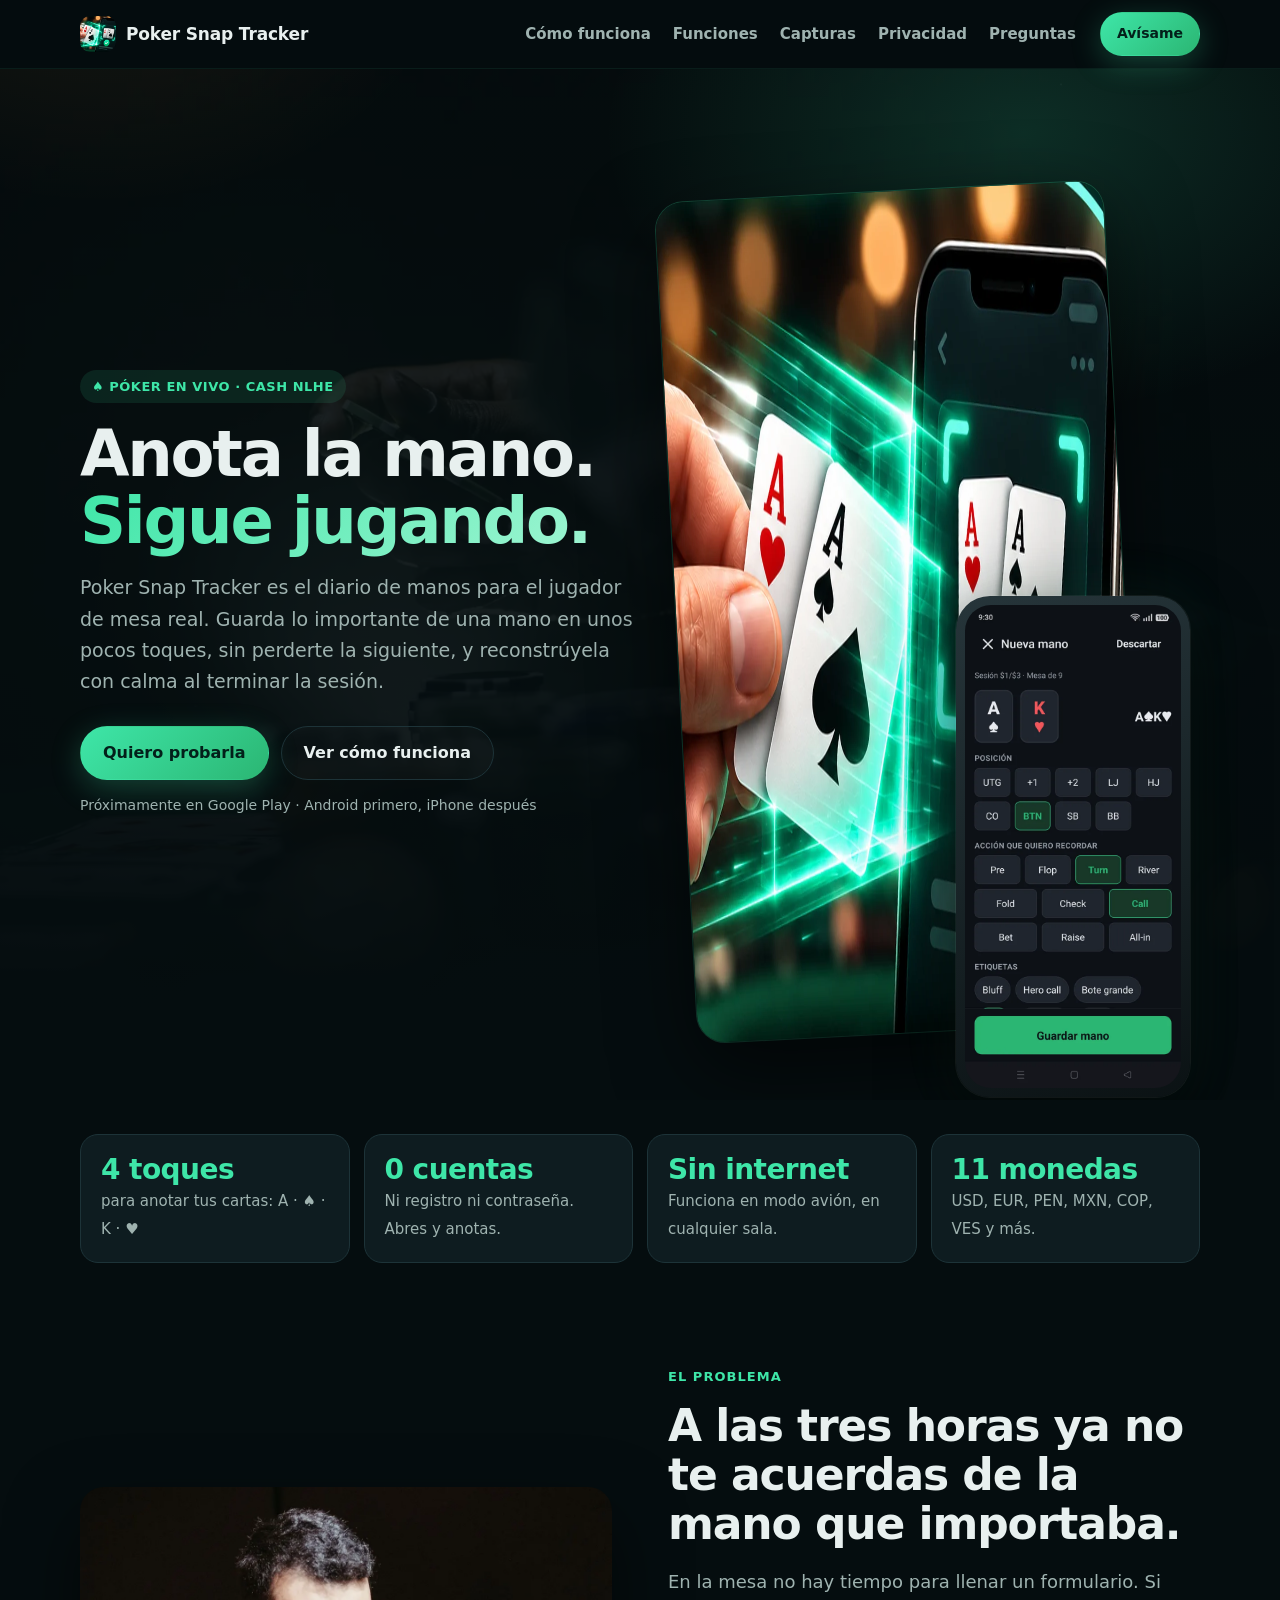
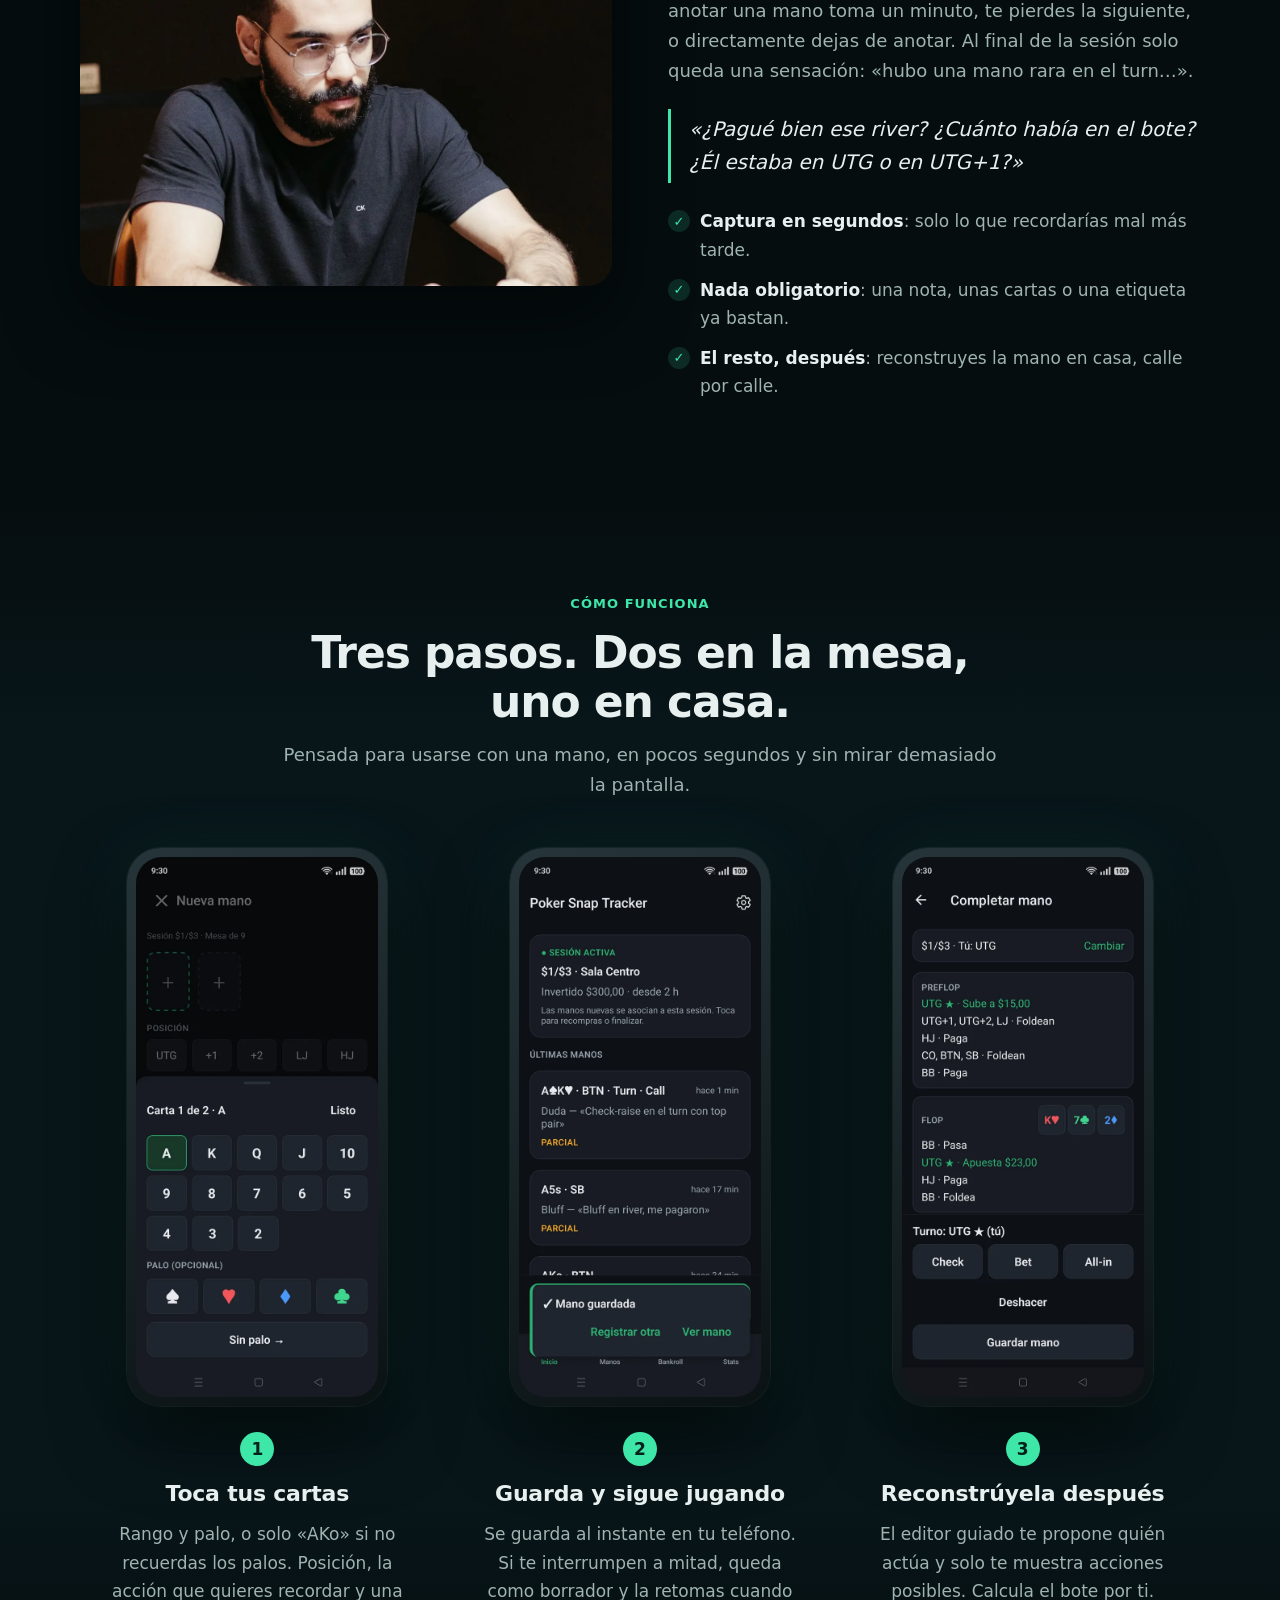
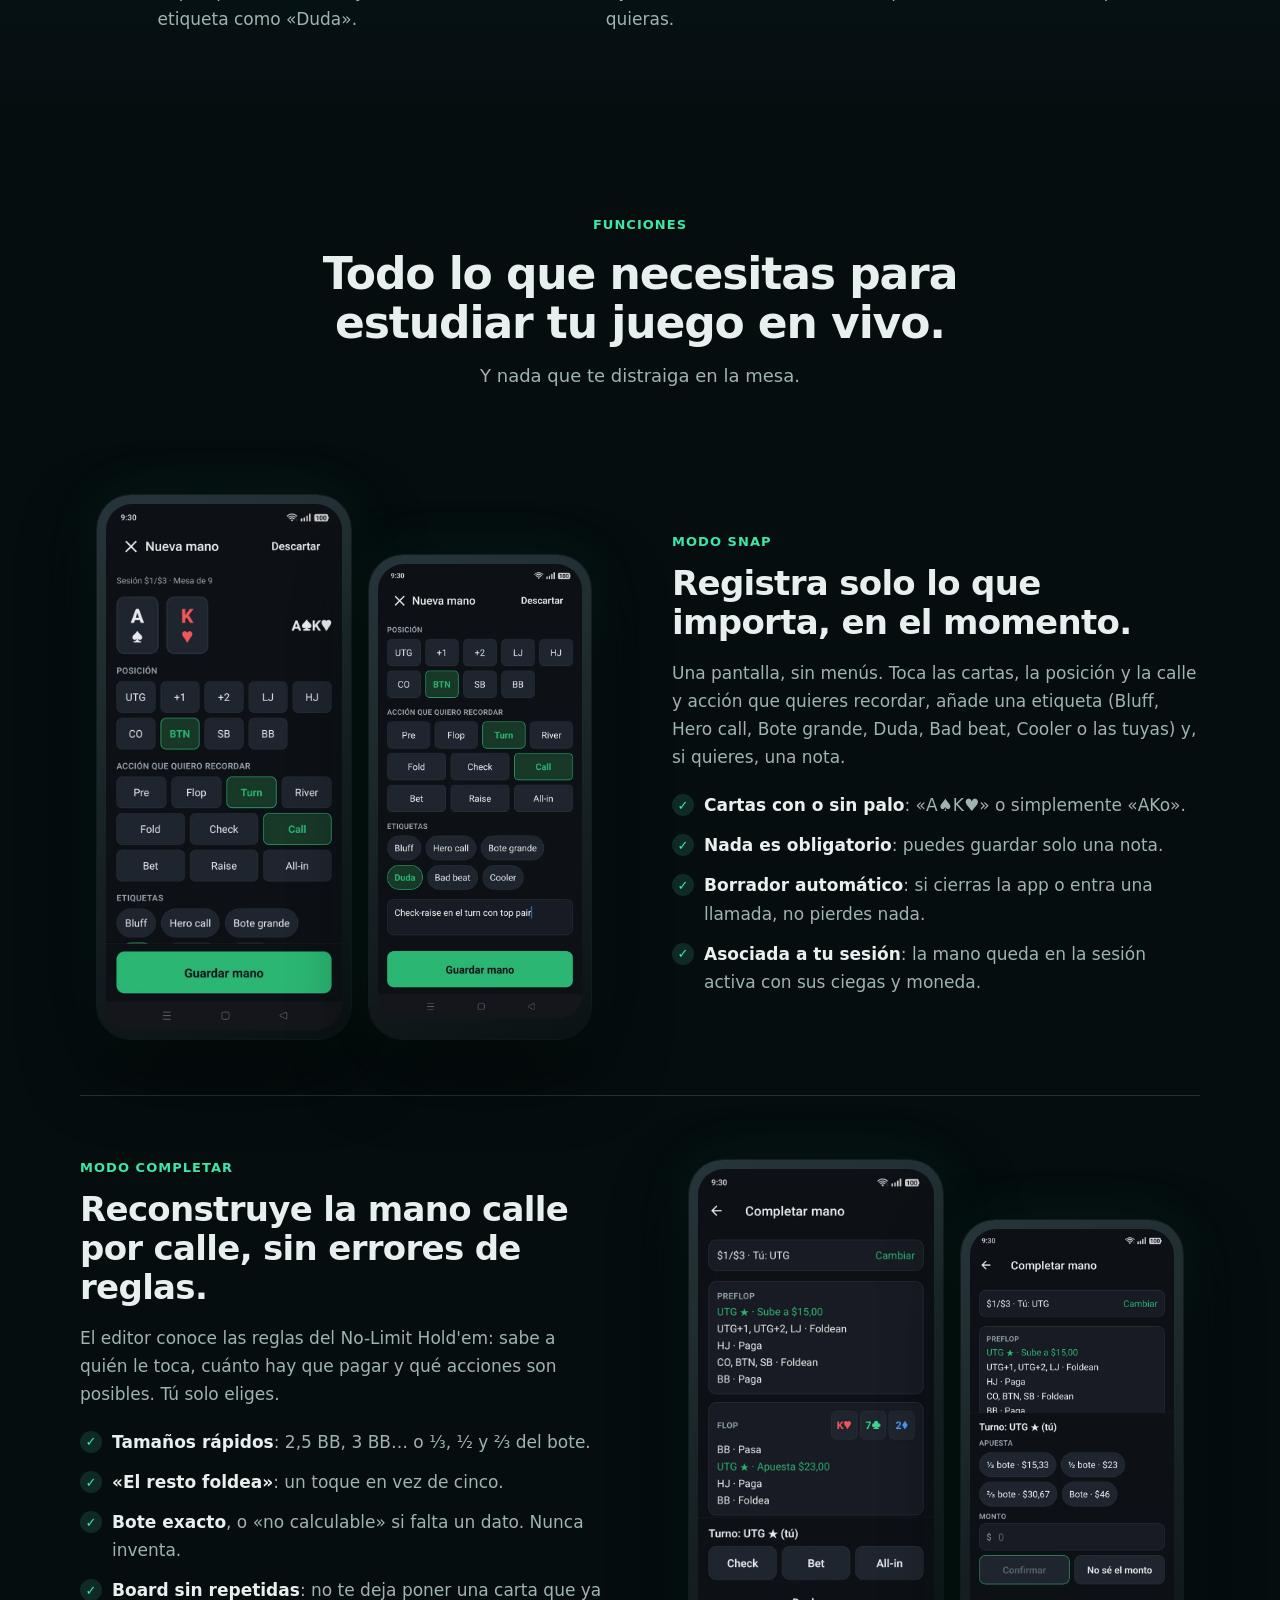
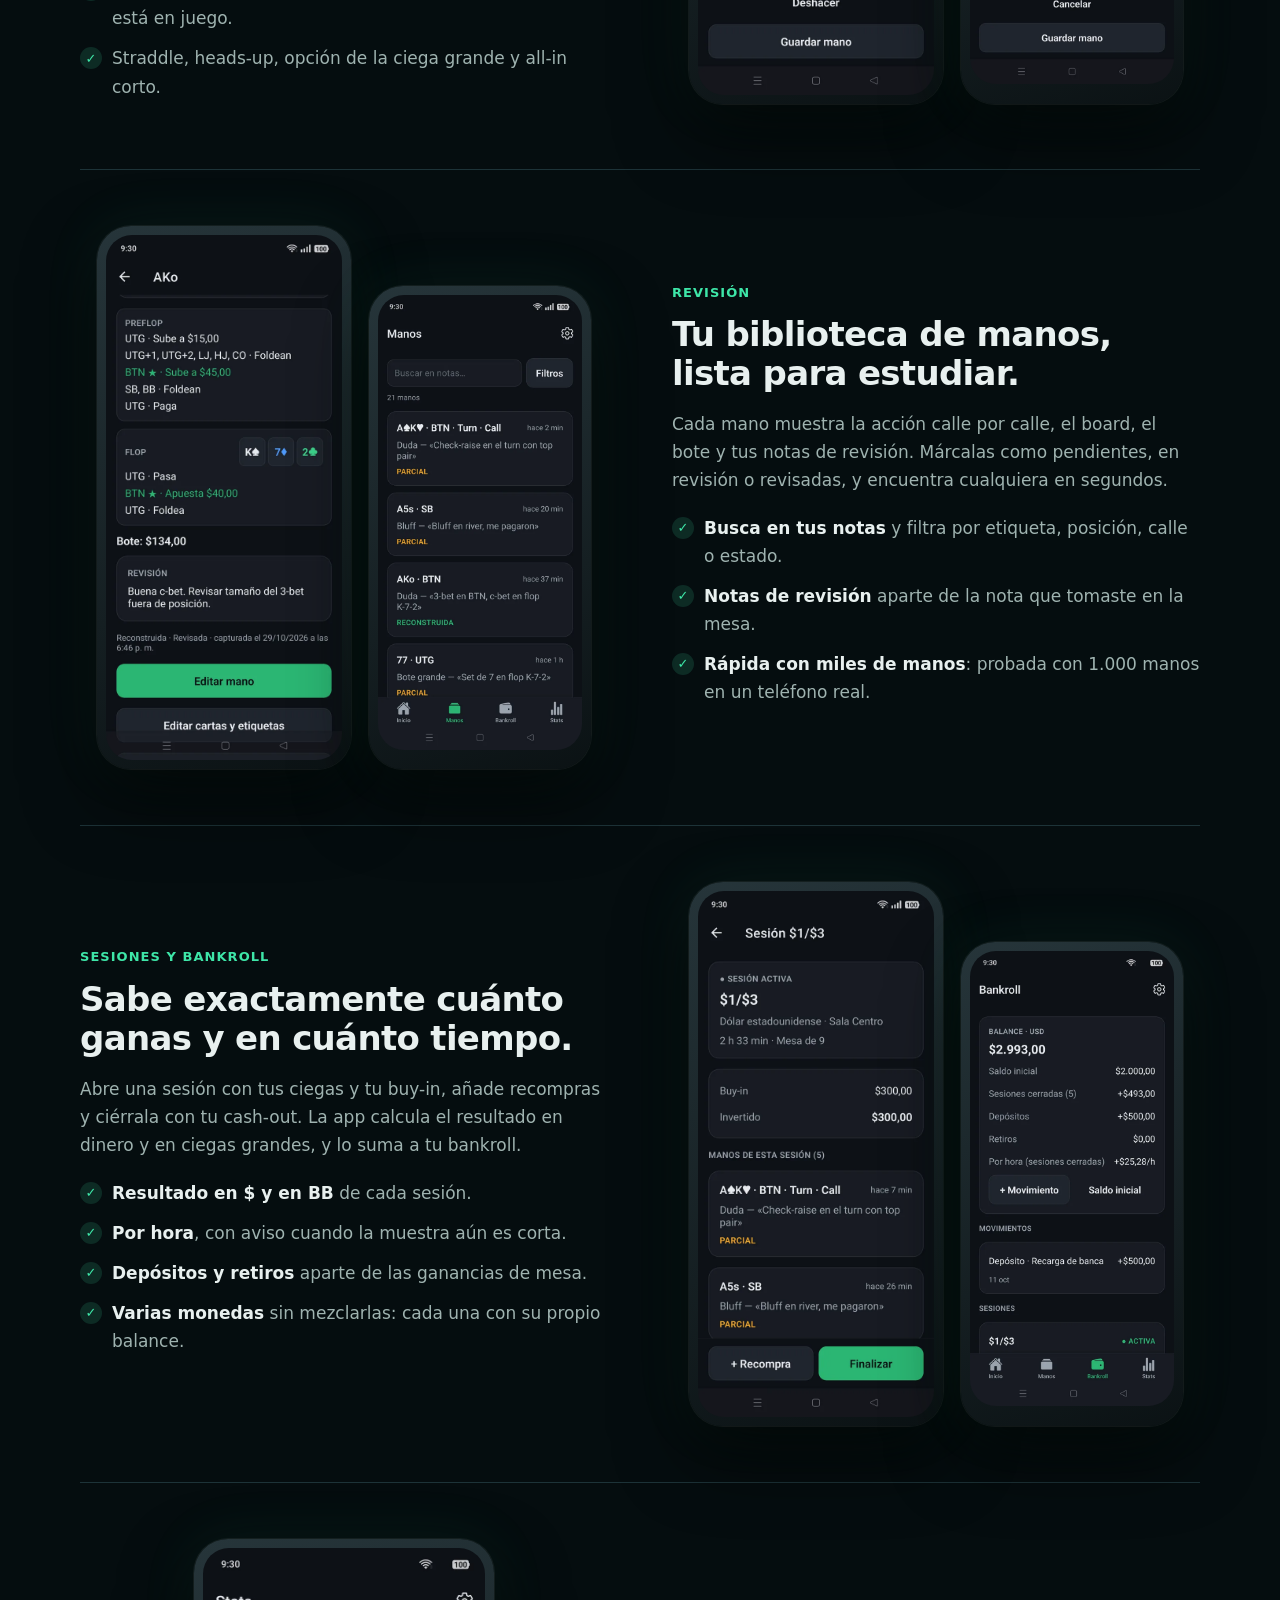
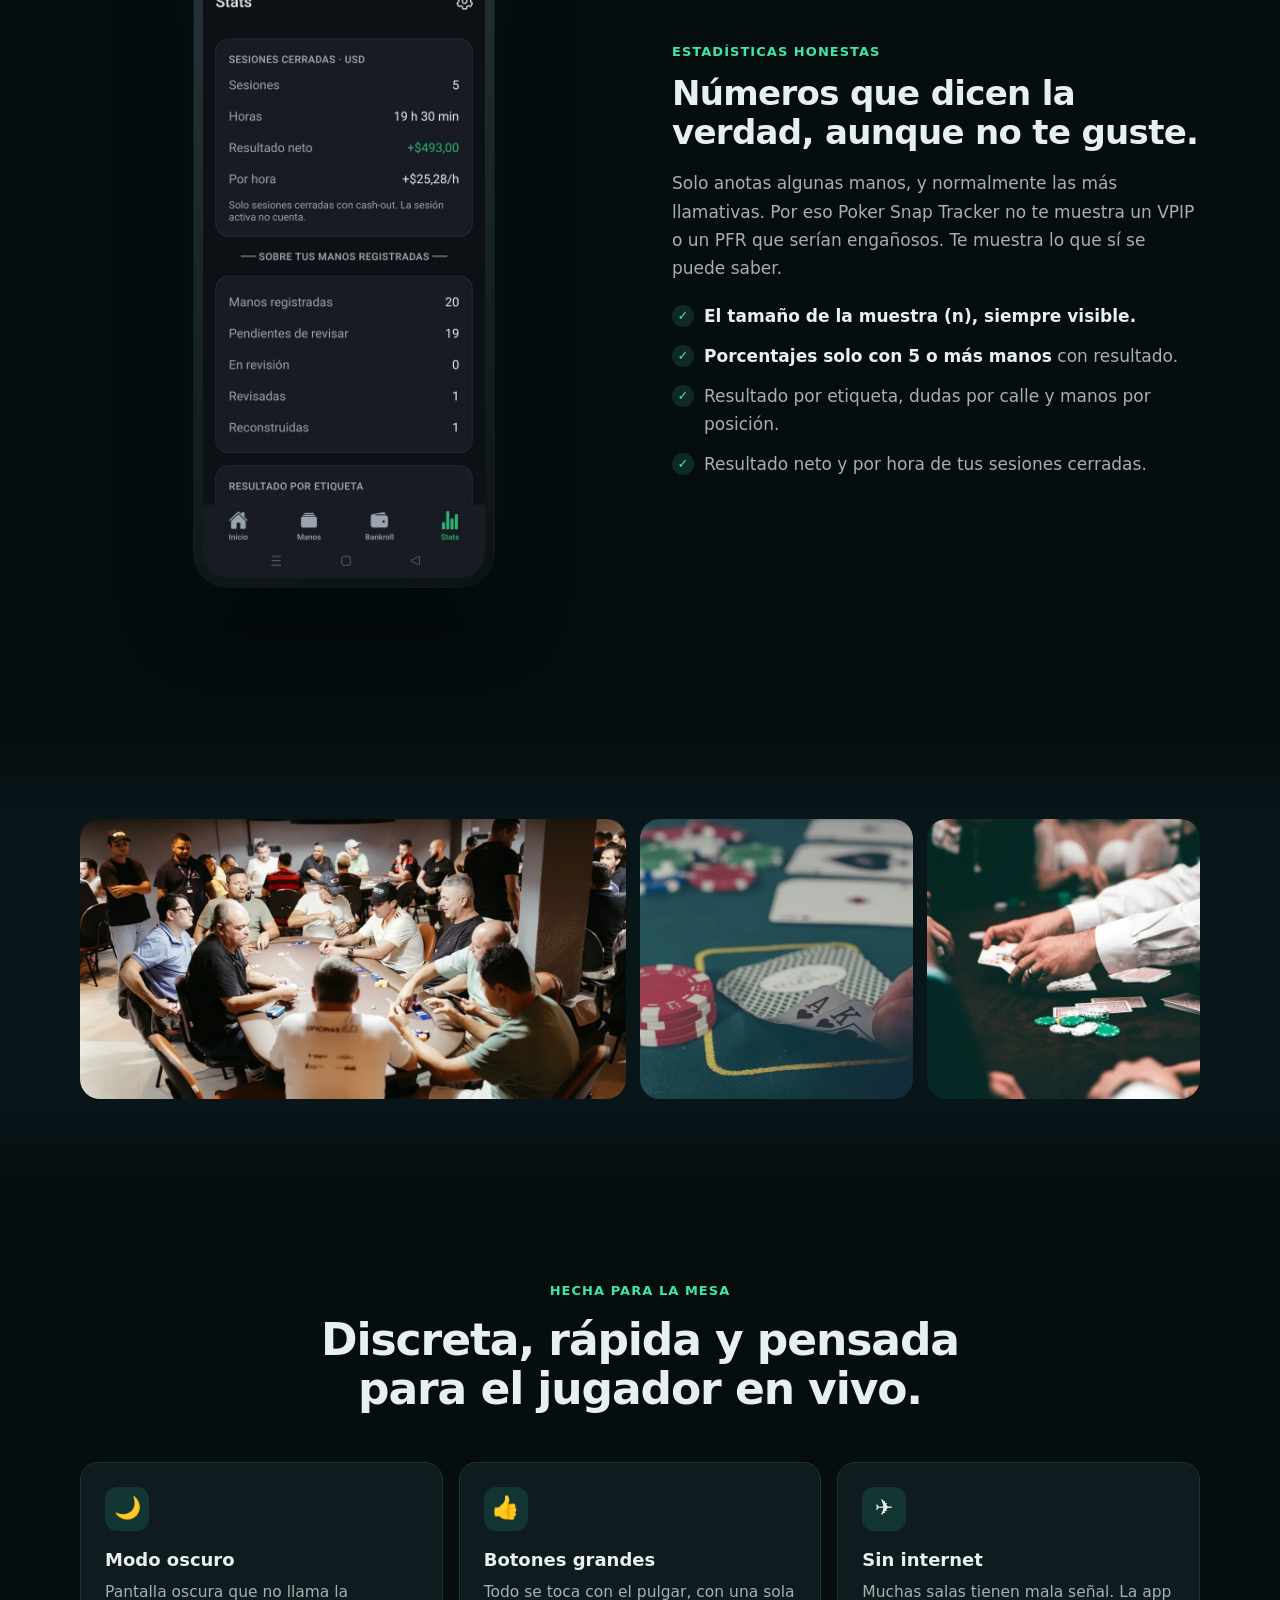
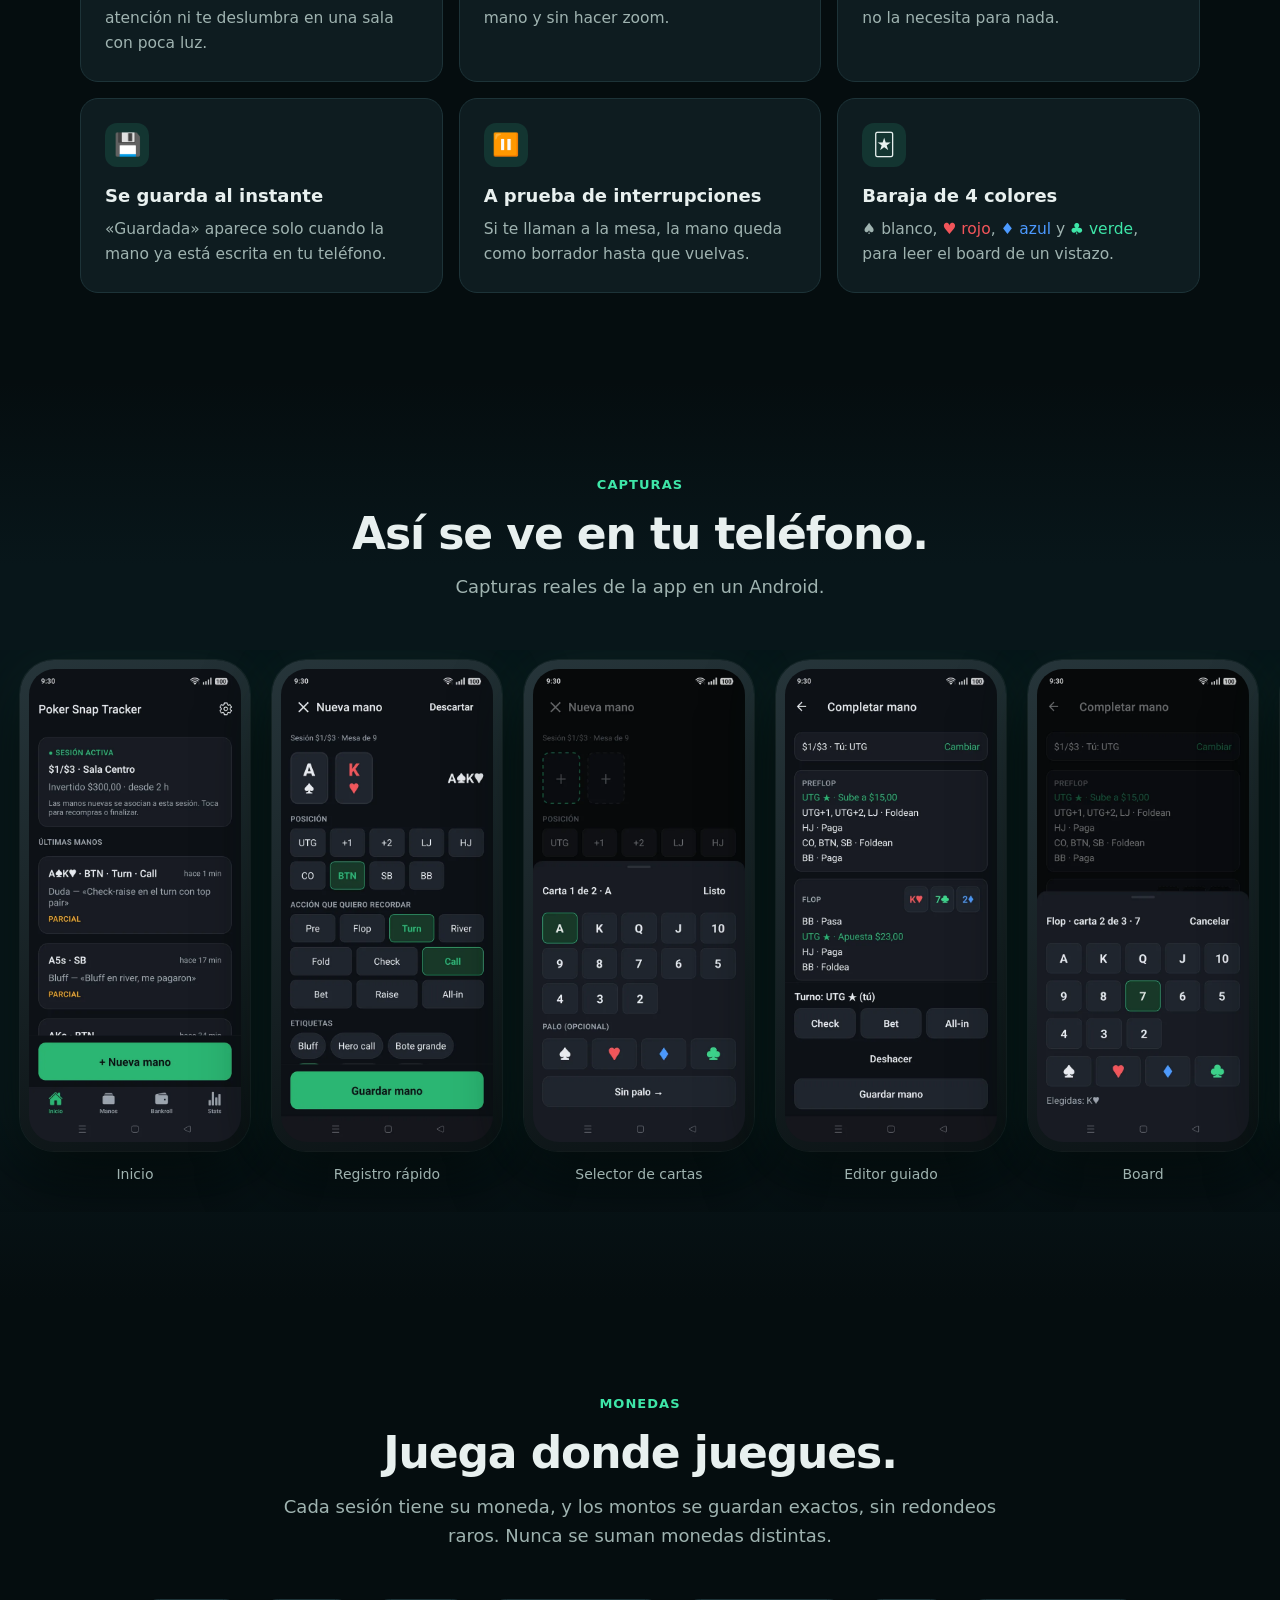
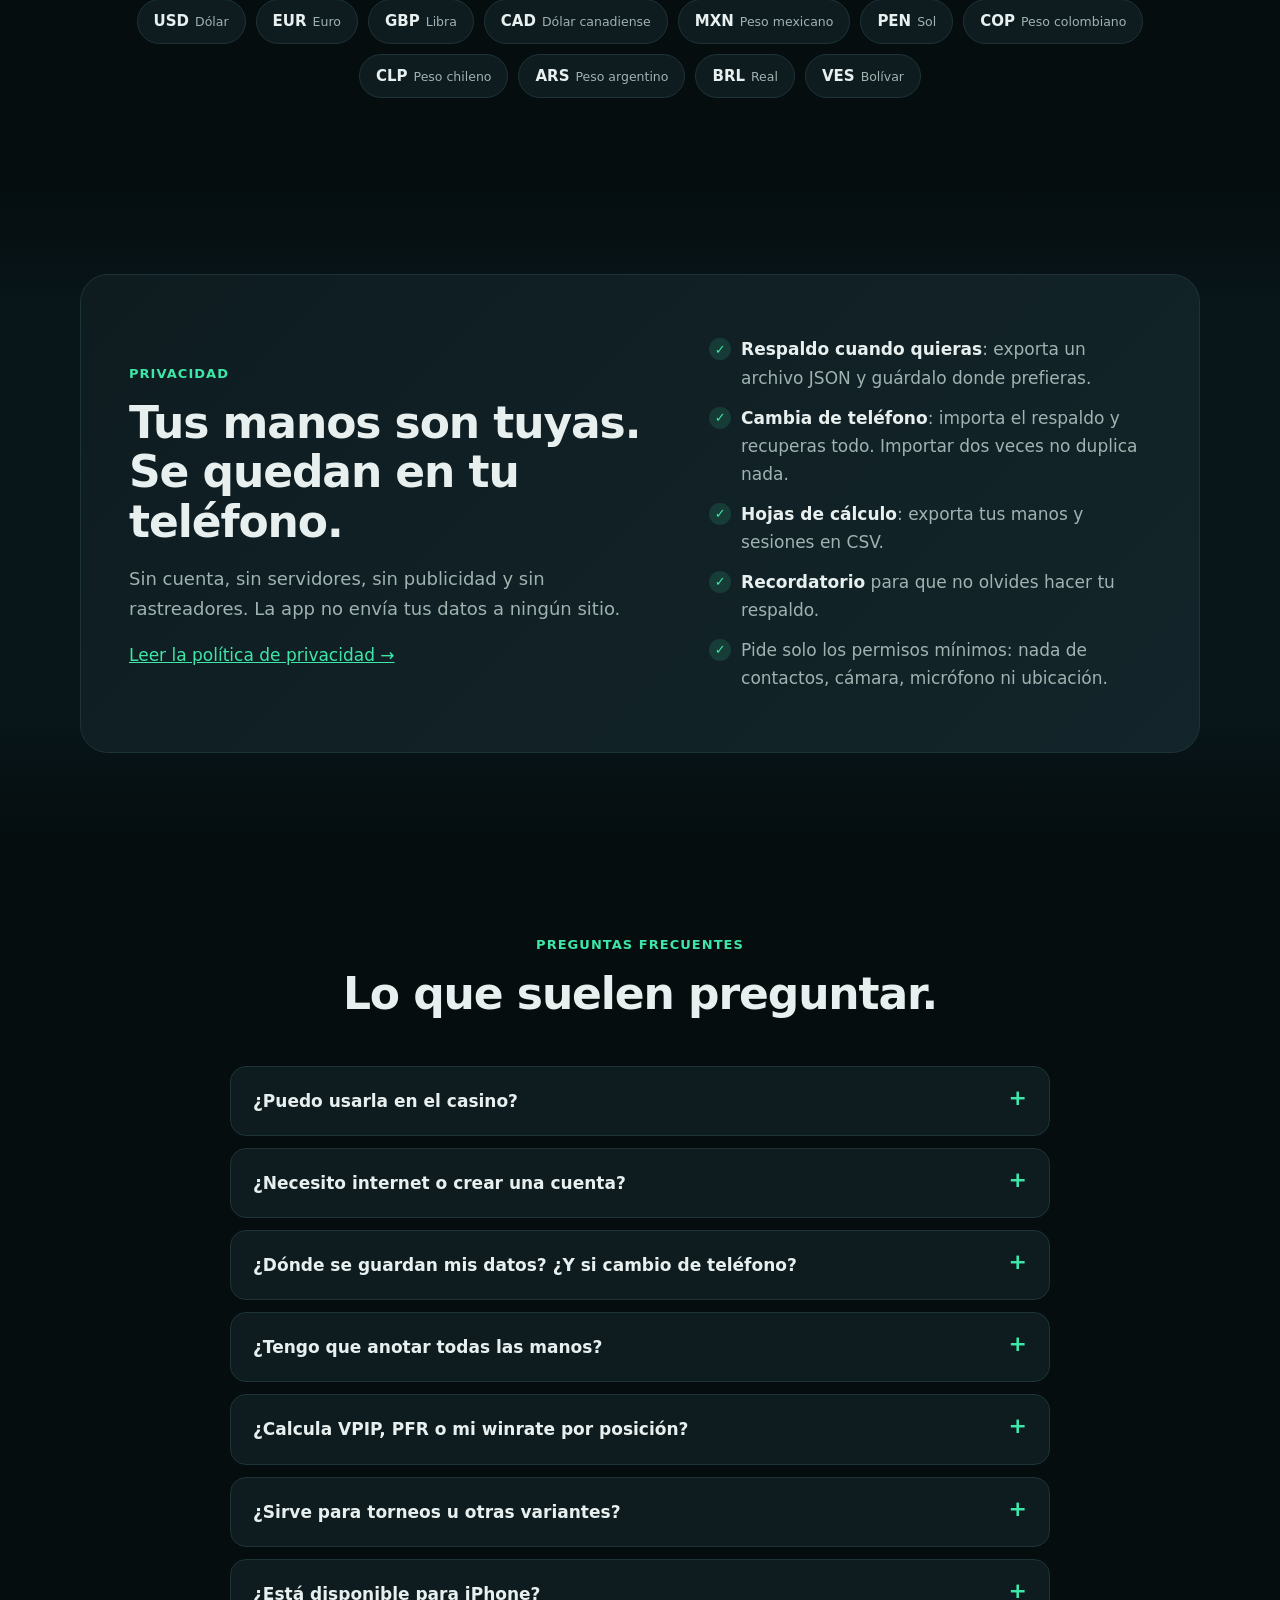
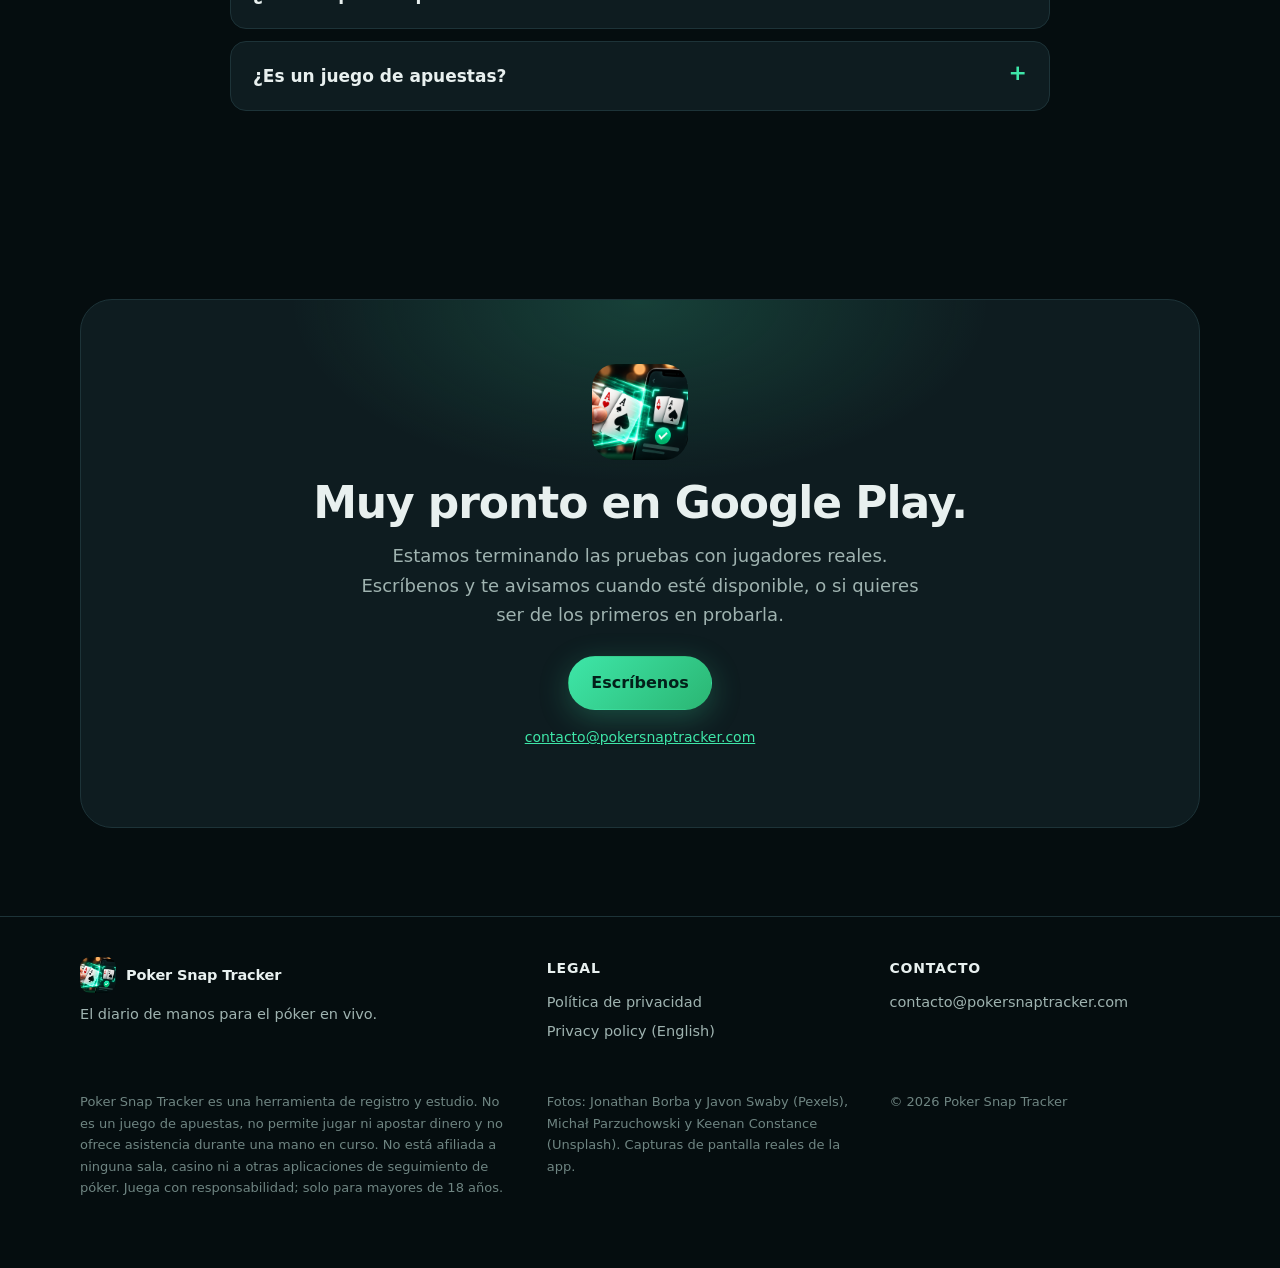
<file: index.html>
<!doctype html>
<html lang="es">
<head>
  <meta charset="utf-8">
  <meta name="viewport" content="width=device-width, initial-scale=1">
  <title>Poker Snap Tracker — Registra tus manos de póker en vivo en segundos</title>
  <meta name="description" content="Diario de manos para póker en vivo (cash No-Limit Hold'em). Anota una mano en segundos en la mesa, reconstrúyela calle por calle después y lleva tus sesiones y tu bankroll. Sin cuenta y sin internet.">
  <meta name="theme-color" content="#050d0f">
  <link rel="icon" href="/icon.png">
  <link rel="apple-touch-icon" href="/icon.png">
  <meta property="og:type" content="website">
  <meta property="og:url" content="https://pokersnaptracker.com/">
  <meta property="og:title" content="Poker Snap Tracker — Anota la mano. Sigue jugando.">
  <meta property="og:description" content="Registra tus manos de póker en vivo en segundos y revísalas después. Sin cuenta, sin internet, tus datos en tu teléfono.">
  <meta property="og:image" content="https://pokersnaptracker.com/img/og.jpg">
  <meta name="twitter:card" content="summary_large_image">
  <link rel="stylesheet" href="/style.css">
</head>
<body>

<nav class="nav">
  <div class="wrap">
    <a class="brand" href="/"><img src="/icon.png" alt="">Poker Snap Tracker</a>
    <div class="nav-links">
      <a href="#como-funciona">Cómo funciona</a>
      <a href="#funciones">Funciones</a>
      <a href="#capturas">Capturas</a>
      <a href="#privacidad">Privacidad</a>
      <a href="#preguntas">Preguntas</a>
    </div>
    <a class="btn btn-primary" href="#avisame">Avísame</a>
  </div>
</nav>

<header class="hero">
  <div class="hero-photo" style="background-image:url('/img/photo-table.webp')"></div>
  <div class="wrap">
    <div>
      <span class="eyebrow">♠ Póker en vivo · Cash NLHE</span>
      <h1>Anota la mano.<br><span class="hl">Sigue jugando.</span></h1>
      <p class="lead">Poker Snap Tracker es el diario de manos para el jugador de mesa real. Guarda lo importante de una mano en unos pocos toques, sin perderte la siguiente, y reconstrúyela con calma al terminar la sesión.</p>
      <div class="cta-row">
        <a class="btn btn-primary" href="#avisame">Quiero probarla</a>
        <a class="btn btn-ghost" href="#como-funciona">Ver cómo funciona</a>
      </div>
      <p class="cta-note">Próximamente en Google Play · Android primero, iPhone después</p>
    </div>
    <div class="hero-visual">
      <img class="art" src="/img/hero-art.webp" alt="Una mano con dos ases que pasan a la pantalla de un teléfono, que confirma la mano guardada" width="1000" height="841">
      <div class="phone"><img src="/img/snap-top.webp" alt="Pantalla de registro rápido con A♠ K♥ en el botón" loading="eager"></div>
    </div>
  </div>
</header>

<div class="facts">
  <div class="wrap">
    <div class="fact"><b>4 toques</b><span>para anotar tus cartas: A · ♠ · K · ♥</span></div>
    <div class="fact"><b>0 cuentas</b><span>Ni registro ni contraseña. Abres y anotas.</span></div>
    <div class="fact"><b>Sin internet</b><span>Funciona en modo avión, en cualquier sala.</span></div>
    <div class="fact"><b>11 monedas</b><span>USD, EUR, PEN, MXN, COP, VES y más.</span></div>
  </div>
</div>

<section class="problem">
  <div class="wrap">
    <div class="problem-photo" style="background-image:url('/img/photo-phone.webp');background-position:center 25%" role="img" aria-label="Jugador en una mesa de póker"></div>
    <div>
      <span class="tag">El problema</span>
      <h2>A las tres horas ya no te acuerdas de la mano que importaba.</h2>
      <p class="muted" style="font-size:18px">En la mesa no hay tiempo para llenar un formulario. Si anotar una mano toma un minuto, te pierdes la siguiente, o directamente dejas de anotar. Al final de la sesión solo queda una sensación: «hubo una mano rara en el turn…».</p>
      <p class="quote">«¿Pagué bien ese river? ¿Cuánto había en el bote? ¿Él estaba en UTG o en UTG+1?»</p>
      <ul class="checklist">
        <li><b>Captura en segundos</b>: solo lo que recordarías mal más tarde.</li>
        <li><b>Nada obligatorio</b>: una nota, unas cartas o una etiqueta ya bastan.</li>
        <li><b>El resto, después</b>: reconstruyes la mano en casa, calle por calle.</li>
      </ul>
    </div>
  </div>
</section>

<section id="como-funciona" class="alt">
  <div class="wrap">
    <div class="section-head">
      <span class="tag">Cómo funciona</span>
      <h2>Tres pasos. Dos en la mesa, uno en casa.</h2>
      <p>Pensada para usarse con una mano, en pocos segundos y sin mirar demasiado la pantalla.</p>
    </div>
    <div class="steps">
      <div class="step">
        <div class="phone"><img src="/img/picker.webp" alt="Selector de cartas con rangos y palos" loading="lazy"></div>
        <span class="step-num">1</span>
        <h3>Toca tus cartas</h3>
        <p>Rango y palo, o solo «AKo» si no recuerdas los palos. Posición, la acción que quieres recordar y una etiqueta como «Duda».</p>
      </div>
      <div class="step">
        <div class="phone"><img src="/img/saved.webp" alt="Aviso de mano guardada en la pantalla de inicio" loading="lazy"></div>
        <span class="step-num">2</span>
        <h3>Guarda y sigue jugando</h3>
        <p>Se guarda al instante en tu teléfono. Si te interrumpen a mitad, queda como borrador y la retomas cuando quieras.</p>
      </div>
      <div class="step">
        <div class="phone"><img src="/img/editor-1.webp" alt="Editor guiado que reconstruye la mano calle por calle" loading="lazy"></div>
        <span class="step-num">3</span>
        <h3>Reconstrúyela después</h3>
        <p>El editor guiado te propone quién actúa y solo te muestra acciones posibles. Calcula el bote por ti.</p>
      </div>
    </div>
  </div>
</section>

<section id="funciones">
  <div class="wrap">
    <div class="section-head">
      <span class="tag">Funciones</span>
      <h2>Todo lo que necesitas para estudiar tu juego en vivo.</h2>
      <p>Y nada que te distraiga en la mesa.</p>
    </div>

    <div class="feature">
      <div class="feature-media">
        <div class="phone"><img src="/img/snap-top.webp" alt="Registro rápido: cartas, posición y acción" loading="lazy"></div>
        <div class="phone small"><img src="/img/snap-bottom.webp" alt="Registro rápido: etiquetas y nota" loading="lazy"></div>
      </div>
      <div>
        <span class="tag">Modo SNAP</span>
        <h3>Registra solo lo que importa, en el momento.</h3>
        <p>Una pantalla, sin menús. Toca las cartas, la posición y la calle y acción que quieres recordar, añade una etiqueta (Bluff, Hero call, Bote grande, Duda, Bad beat, Cooler o las tuyas) y, si quieres, una nota.</p>
        <ul class="checklist">
          <li><b>Cartas con o sin palo</b>: «A♠K♥» o simplemente «AKo».</li>
          <li><b>Nada es obligatorio</b>: puedes guardar solo una nota.</li>
          <li><b>Borrador automático</b>: si cierras la app o entra una llamada, no pierdes nada.</li>
          <li><b>Asociada a tu sesión</b>: la mano queda en la sesión activa con sus ciegas y moneda.</li>
        </ul>
      </div>
    </div>

    <div class="feature reverse">
      <div class="feature-media">
        <div class="phone"><img src="/img/editor-1.webp" alt="Editor guiado con preflop y flop" loading="lazy"></div>
        <div class="phone small"><img src="/img/bet-sheet.webp" alt="Tamaños rápidos de apuesta por fracción del bote" loading="lazy"></div>
      </div>
      <div>
        <span class="tag">Modo Completar</span>
        <h3>Reconstruye la mano calle por calle, sin errores de reglas.</h3>
        <p>El editor conoce las reglas del No-Limit Hold'em: sabe a quién le toca, cuánto hay que pagar y qué acciones son posibles. Tú solo eliges.</p>
        <ul class="checklist">
          <li><b>Tamaños rápidos</b>: 2,5 BB, 3 BB… o ⅓, ½ y ⅔ del bote.</li>
          <li><b>«El resto foldea»</b>: un toque en vez de cinco.</li>
          <li><b>Bote exacto</b>, o «no calculable» si falta un dato. Nunca inventa.</li>
          <li><b>Board sin repetidas</b>: no te deja poner una carta que ya está en juego.</li>
          <li>Straddle, heads-up, opción de la ciega grande y all-in corto.</li>
        </ul>
      </div>
    </div>

    <div class="feature">
      <div class="feature-media">
        <div class="phone"><img src="/img/detail-2.webp" alt="Detalle de una mano reconstruida con bote y notas de revisión" loading="lazy"></div>
        <div class="phone small"><img src="/img/library.webp" alt="Biblioteca de manos con búsqueda y filtros" loading="lazy"></div>
      </div>
      <div>
        <span class="tag">Revisión</span>
        <h3>Tu biblioteca de manos, lista para estudiar.</h3>
        <p>Cada mano muestra la acción calle por calle, el board, el bote y tus notas de revisión. Márcalas como pendientes, en revisión o revisadas, y encuentra cualquiera en segundos.</p>
        <ul class="checklist">
          <li><b>Busca en tus notas</b> y filtra por etiqueta, posición, calle o estado.</li>
          <li><b>Notas de revisión</b> aparte de la nota que tomaste en la mesa.</li>
          <li><b>Rápida con miles de manos</b>: probada con 1.000 manos en un teléfono real.</li>
        </ul>
      </div>
    </div>

    <div class="feature reverse">
      <div class="feature-media">
        <div class="phone"><img src="/img/session.webp" alt="Sesión activa con buy-in y manos asociadas" loading="lazy"></div>
        <div class="phone small"><img src="/img/bankroll.webp" alt="Bankroll con saldo, sesiones y resultado por hora" loading="lazy"></div>
      </div>
      <div>
        <span class="tag">Sesiones y bankroll</span>
        <h3>Sabe exactamente cuánto ganas y en cuánto tiempo.</h3>
        <p>Abre una sesión con tus ciegas y tu buy-in, añade recompras y ciérrala con tu cash-out. La app calcula el resultado en dinero y en ciegas grandes, y lo suma a tu bankroll.</p>
        <ul class="checklist">
          <li><b>Resultado en $ y en BB</b> de cada sesión.</li>
          <li><b>Por hora</b>, con aviso cuando la muestra aún es corta.</li>
          <li><b>Depósitos y retiros</b> aparte de las ganancias de mesa.</li>
          <li><b>Varias monedas</b> sin mezclarlas: cada una con su propio balance.</li>
        </ul>
      </div>
    </div>

    <div class="feature">
      <div class="feature-media single">
        <div class="phone"><img src="/img/stats.webp" alt="Estadísticas por etiqueta con tamaño de muestra" loading="lazy"></div>
      </div>
      <div>
        <span class="tag">Estadísticas honestas</span>
        <h3>Números que dicen la verdad, aunque no te guste.</h3>
        <p>Solo anotas algunas manos, y normalmente las más llamativas. Por eso Poker Snap Tracker no te muestra un VPIP o un PFR que serían engañosos. Te muestra lo que sí se puede saber.</p>
        <ul class="checklist">
          <li><b>El tamaño de la muestra (n), siempre visible.</b></li>
          <li><b>Porcentajes solo con 5 o más manos</b> con resultado.</li>
          <li>Resultado por etiqueta, dudas por calle y manos por posición.</li>
          <li>Resultado neto y por hora de tus sesiones cerradas.</li>
        </ul>
      </div>
    </div>
  </div>
</section>

<section class="alt" aria-label="Fotos">
  <div class="wrap">
    <div class="photo-band">
      <div style="background-image:url('/img/photo-room.webp')" role="img" aria-label="Jugadores en una sala de póker en vivo"></div>
      <div style="background-image:url('/img/photo-cards.webp')" role="img" aria-label="Jugador mirando sus cartas: as y rey"></div>
      <div style="background-image:url('/img/photo-chips.webp')" role="img" aria-label="Jugadores con cartas y fichas en la mesa"></div>
    </div>
  </div>
</section>

<section>
  <div class="wrap">
    <div class="section-head">
      <span class="tag">Hecha para la mesa</span>
      <h2>Discreta, rápida y pensada para el jugador en vivo.</h2>
    </div>
    <div class="grid">
      <div class="card"><div class="ico">🌙</div><h4>Modo oscuro</h4><p>Pantalla oscura que no llama la atención ni te deslumbra en una sala con poca luz.</p></div>
      <div class="card"><div class="ico">👍</div><h4>Botones grandes</h4><p>Todo se toca con el pulgar, con una sola mano y sin hacer zoom.</p></div>
      <div class="card"><div class="ico">✈️</div><h4>Sin internet</h4><p>Muchas salas tienen mala señal. La app no la necesita para nada.</p></div>
      <div class="card"><div class="ico">💾</div><h4>Se guarda al instante</h4><p>«Guardada» aparece solo cuando la mano ya está escrita en tu teléfono.</p></div>
      <div class="card"><div class="ico">⏸️</div><h4>A prueba de interrupciones</h4><p>Si te llaman a la mesa, la mano queda como borrador hasta que vuelvas.</p></div>
      <div class="card"><div class="ico">🃏</div><h4>Baraja de 4 colores</h4><p>♠ blanco, <span style="color:var(--red)">♥ rojo</span>, <span style="color:var(--blue)">♦ azul</span> y <span style="color:var(--accent)">♣ verde</span>, para leer el board de un vistazo.</p></div>
    </div>
  </div>
</section>

<section id="capturas" class="alt">
  <div class="wrap">
    <div class="section-head">
      <span class="tag">Capturas</span>
      <h2>Así se ve en tu teléfono.</h2>
      <p>Capturas reales de la app en un Android.</p>
    </div>
  </div>
  <div class="gallery">
    <figure><div class="phone"><img src="/img/home.webp" alt="Inicio con sesión activa y últimas manos" loading="lazy"></div><figcaption>Inicio</figcaption></figure>
    <figure><div class="phone"><img src="/img/snap-top.webp" alt="Registro rápido" loading="lazy"></div><figcaption>Registro rápido</figcaption></figure>
    <figure><div class="phone"><img src="/img/picker.webp" alt="Selector de cartas" loading="lazy"></div><figcaption>Selector de cartas</figcaption></figure>
    <figure><div class="phone"><img src="/img/editor-1.webp" alt="Editor guiado" loading="lazy"></div><figcaption>Editor guiado</figcaption></figure>
    <figure><div class="phone"><img src="/img/board-picker.webp" alt="Selector del board" loading="lazy"></div><figcaption>Board</figcaption></figure>
    <figure><div class="phone"><img src="/img/detail-1.webp" alt="Detalle de la mano" loading="lazy"></div><figcaption>Detalle de la mano</figcaption></figure>
    <figure><div class="phone"><img src="/img/library.webp" alt="Biblioteca" loading="lazy"></div><figcaption>Biblioteca</figcaption></figure>
    <figure><div class="phone"><img src="/img/session.webp" alt="Sesión" loading="lazy"></div><figcaption>Sesión</figcaption></figure>
    <figure><div class="phone"><img src="/img/bankroll.webp" alt="Bankroll" loading="lazy"></div><figcaption>Bankroll</figcaption></figure>
    <figure><div class="phone"><img src="/img/stats-2.webp" alt="Estadísticas" loading="lazy"></div><figcaption>Estadísticas</figcaption></figure>
  </div>
</section>

<section>
  <div class="wrap">
    <div class="section-head">
      <span class="tag">Monedas</span>
      <h2>Juega donde juegues.</h2>
      <p>Cada sesión tiene su moneda, y los montos se guardan exactos, sin redondeos raros. Nunca se suman monedas distintas.</p>
    </div>
    <div class="chips">
      <span class="chip">USD<small>Dólar</small></span><span class="chip">EUR<small>Euro</small></span><span class="chip">GBP<small>Libra</small></span>
      <span class="chip">CAD<small>Dólar canadiense</small></span><span class="chip">MXN<small>Peso mexicano</small></span><span class="chip">PEN<small>Sol</small></span>
      <span class="chip">COP<small>Peso colombiano</small></span><span class="chip">CLP<small>Peso chileno</small></span><span class="chip">ARS<small>Peso argentino</small></span>
      <span class="chip">BRL<small>Real</small></span><span class="chip">VES<small>Bolívar</small></span>
    </div>
  </div>
</section>

<section id="privacidad" class="alt">
  <div class="wrap">
    <div class="privacy-box">
      <div>
        <span class="tag">Privacidad</span>
        <h2>Tus manos son tuyas. Se quedan en tu teléfono.</h2>
        <p class="muted" style="font-size:18px">Sin cuenta, sin servidores, sin publicidad y sin rastreadores. La app no envía tus datos a ningún sitio.</p>
        <a href="/privacidad/">Leer la política de privacidad →</a>
      </div>
      <ul class="checklist">
        <li><b>Respaldo cuando quieras</b>: exporta un archivo JSON y guárdalo donde prefieras.</li>
        <li><b>Cambia de teléfono</b>: importa el respaldo y recuperas todo. Importar dos veces no duplica nada.</li>
        <li><b>Hojas de cálculo</b>: exporta tus manos y sesiones en CSV.</li>
        <li><b>Recordatorio</b> para que no olvides hacer tu respaldo.</li>
        <li>Pide solo los permisos mínimos: nada de contactos, cámara, micrófono ni ubicación.</li>
      </ul>
    </div>
  </div>
</section>

<section id="preguntas">
  <div class="wrap">
    <div class="section-head">
      <span class="tag">Preguntas frecuentes</span>
      <h2>Lo que suelen preguntar.</h2>
    </div>
    <div class="faq">
      <details><summary>¿Puedo usarla en el casino?</summary><p>Depende de las normas de cada sala: muchas permiten usar el teléfono entre manos y otras no lo permiten en la mesa. Úsala solo cuando las reglas de la sala lo permitan. Poker Snap Tracker sirve para registrar y estudiar después: no da consejos ni ayuda durante una mano en curso.</p></details>
      <details><summary>¿Necesito internet o crear una cuenta?</summary><p>No. La app funciona completa sin conexión y sin registrarte. Abres la app y anotas.</p></details>
      <details><summary>¿Dónde se guardan mis datos? ¿Y si cambio de teléfono?</summary><p>Solo en tu teléfono. Para no perderlos, exporta un respaldo (archivo JSON) desde Ajustes y guárdalo donde quieras. En el teléfono nuevo lo importas y recuperas todas tus manos, sesiones y movimientos. Si desinstalas la app sin respaldo, los datos se pierden.</p></details>
      <details><summary>¿Tengo que anotar todas las manos?</summary><p>No, y no es la idea. Anota las que quieras revisar: una duda, un bluff, un bote grande, un bad beat. Puedes guardar una mano solo con una nota y completarla después.</p></details>
      <details><summary>¿Calcula VPIP, PFR o mi winrate por posición?</summary><p>No. Esas estadísticas necesitan todas las manos que juegas, y en vivo solo anotas algunas, casi siempre las más llamativas. Calcularlas daría números engañosos. La app te muestra resultados por sesión, por hora y conteos sobre tus manos registradas, siempre con el tamaño de la muestra.</p></details>
      <details><summary>¿Sirve para torneos u otras variantes?</summary><p>La primera versión está hecha para cash games de No-Limit Texas Hold'em en vivo. Torneos y otras variantes podrían llegar más adelante.</p></details>
      <details><summary>¿Está disponible para iPhone?</summary><p>Primero llegará a Android, en Google Play. La versión para iPhone vendrá después.</p></details>
      <details><summary>¿Es un juego de apuestas?</summary><p>No. Es una herramienta de registro y estudio. No permite jugar, apostar ni depositar dinero.</p></details>
    </div>
  </div>
</section>

<section id="avisame" class="final">
  <div class="wrap">
    <div class="final-box">
      <img src="/icon.png" alt="">
      <h2>Muy pronto en Google Play.</h2>
      <p class="muted" style="font-size:18px;max-width:560px;margin:0 auto 26px">Estamos terminando las pruebas con jugadores reales. Escríbenos y te avisamos cuando esté disponible, o si quieres ser de los primeros en probarla.</p>
      <a class="btn btn-primary" href="mailto:contacto@pokersnaptracker.com?subject=Quiero%20probar%20Poker%20Snap%20Tracker">Escríbenos</a>
      <p class="cta-note" style="margin-top:16px"><a href="mailto:contacto@pokersnaptracker.com">contacto@pokersnaptracker.com</a></p>
    </div>
  </div>
</section>

<footer>
  <div class="wrap">
    <div>
      <a class="brand" href="/" style="margin:0 0 10px"><img src="/icon.png" alt="">Poker Snap Tracker</a>
      <p style="margin:0">El diario de manos para el póker en vivo.</p>
    </div>
    <div>
      <h5>Legal</h5>
      <a href="/privacidad/">Política de privacidad</a>
      <a href="/privacy/">Privacy policy (English)</a>
    </div>
    <div>
      <h5>Contacto</h5>
      <a href="mailto:contacto@pokersnaptracker.com">contacto@pokersnaptracker.com</a>
    </div>
  </div>
  <div class="wrap legal">
    <p>Poker Snap Tracker es una herramienta de registro y estudio. No es un juego de apuestas, no permite jugar ni apostar dinero y no ofrece asistencia durante una mano en curso. No está afiliada a ninguna sala, casino ni a otras aplicaciones de seguimiento de póker. Juega con responsabilidad; solo para mayores de 18 años.</p>
    <p>Fotos: Jonathan Borba y Javon Swaby (Pexels), Michał Parzuchowski y Keenan Constance (Unsplash). Capturas de pantalla reales de la app.</p>
    <p>© 2026 Poker Snap Tracker</p>
  </div>
</footer>

</body>
</html>
</file>
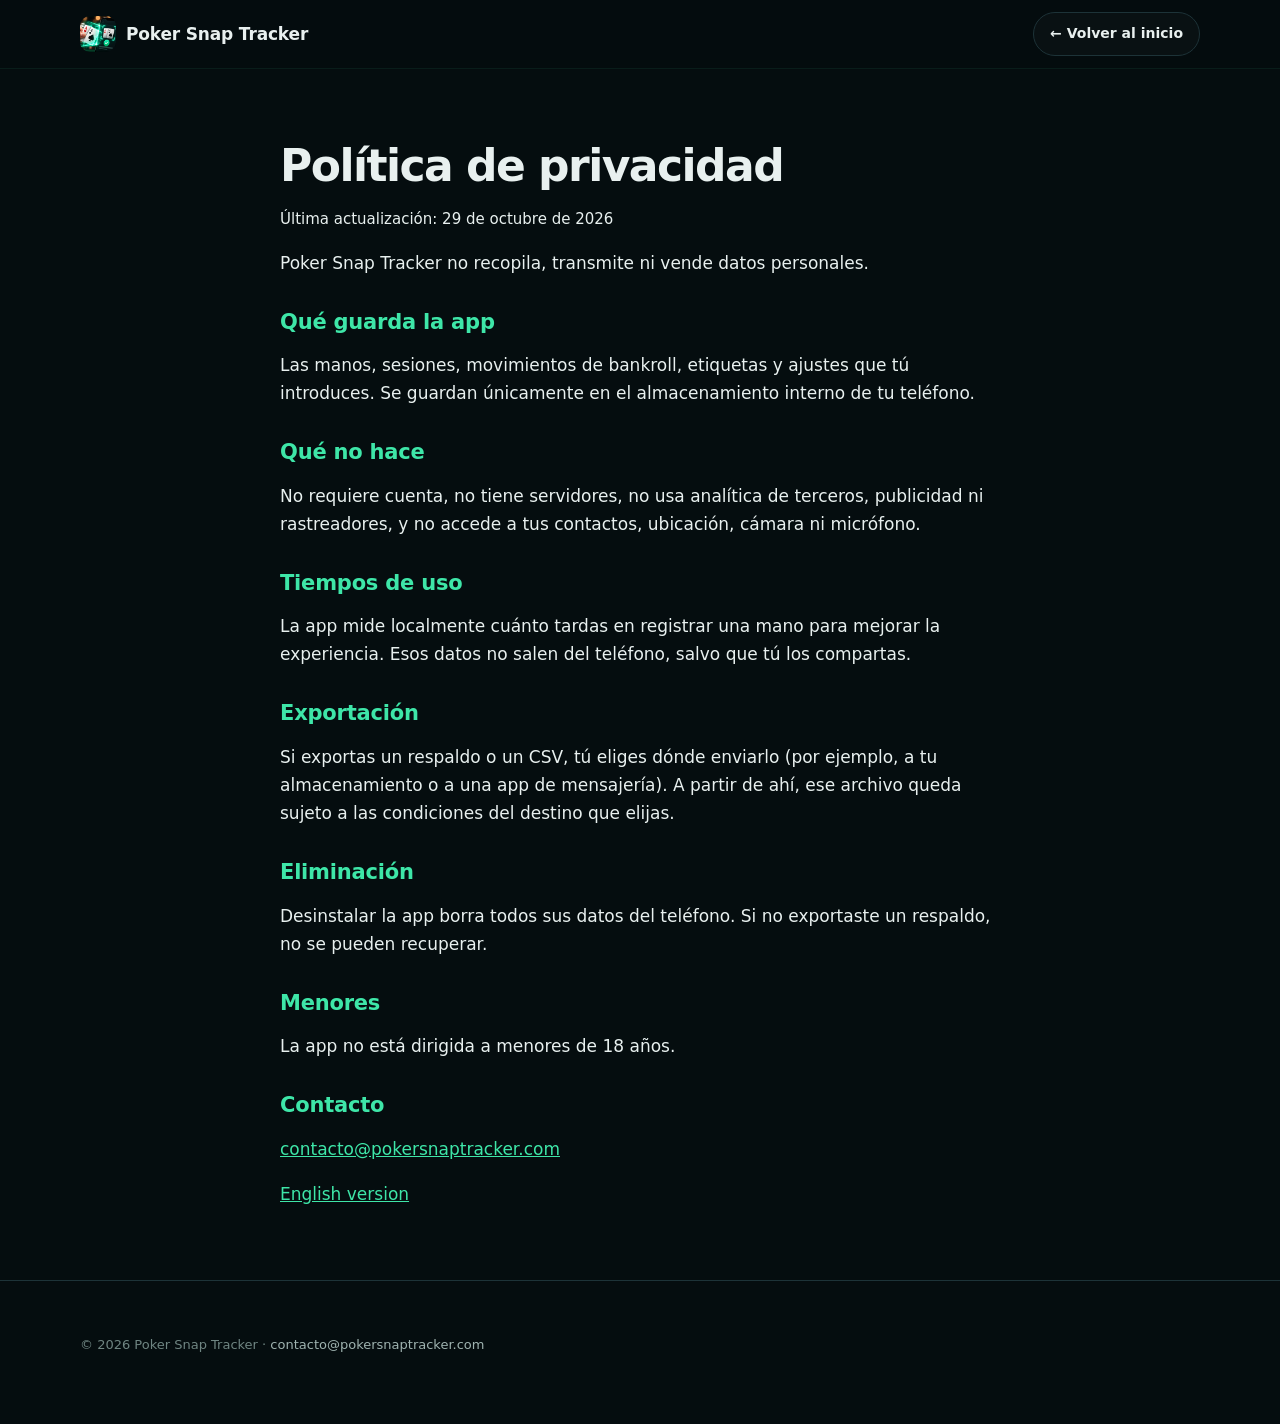
<file: privacidad/index.html>
<!doctype html>
<html lang="es">
<head>
  <meta charset="utf-8">
  <meta name="viewport" content="width=device-width, initial-scale=1">
  <title>Política de privacidad · Poker Snap Tracker</title>
  <link rel="icon" href="/icon.png">
  <link rel="stylesheet" href="/style.css">
</head>
<body>
<nav class="nav"><div class="wrap"><a class="brand" href="/"><img src="/icon.png" alt="">Poker Snap Tracker</a><a class="btn btn-ghost" href="/" style="margin-left:auto">← Volver al inicio</a></div></nav>
<main class="doc">
  <h1>Política de privacidad</h1>
  <p class="muted">Última actualización: 29 de octubre de 2026</p>

  <p>Poker Snap Tracker no recopila, transmite ni vende datos personales.</p>

  <h2>Qué guarda la app</h2>
  <p>Las manos, sesiones, movimientos de bankroll, etiquetas y ajustes que tú introduces. Se guardan únicamente en el almacenamiento interno de tu teléfono.</p>

  <h2>Qué no hace</h2>
  <p>No requiere cuenta, no tiene servidores, no usa analítica de terceros, publicidad ni rastreadores, y no accede a tus contactos, ubicación, cámara ni micrófono.</p>

  <h2>Tiempos de uso</h2>
  <p>La app mide localmente cuánto tardas en registrar una mano para mejorar la experiencia. Esos datos no salen del teléfono, salvo que tú los compartas.</p>

  <h2>Exportación</h2>
  <p>Si exportas un respaldo o un CSV, tú eliges dónde enviarlo (por ejemplo, a tu almacenamiento o a una app de mensajería). A partir de ahí, ese archivo queda sujeto a las condiciones del destino que elijas.</p>

  <h2>Eliminación</h2>
  <p>Desinstalar la app borra todos sus datos del teléfono. Si no exportaste un respaldo, no se pueden recuperar.</p>

  <h2>Menores</h2>
  <p>La app no está dirigida a menores de 18 años.</p>

  <h2>Contacto</h2>
  <p><a href="mailto:contacto@pokersnaptracker.com">contacto@pokersnaptracker.com</a></p>

  <nav class="lang"><a href="/privacy/">English version</a></nav>
</main>
<footer><div class="wrap legal" style="margin-top:0"><p>© 2026 Poker Snap Tracker · <a href="mailto:contacto@pokersnaptracker.com" style="display:inline">contacto@pokersnaptracker.com</a></p></div></footer>
</body>
</html>
</file>
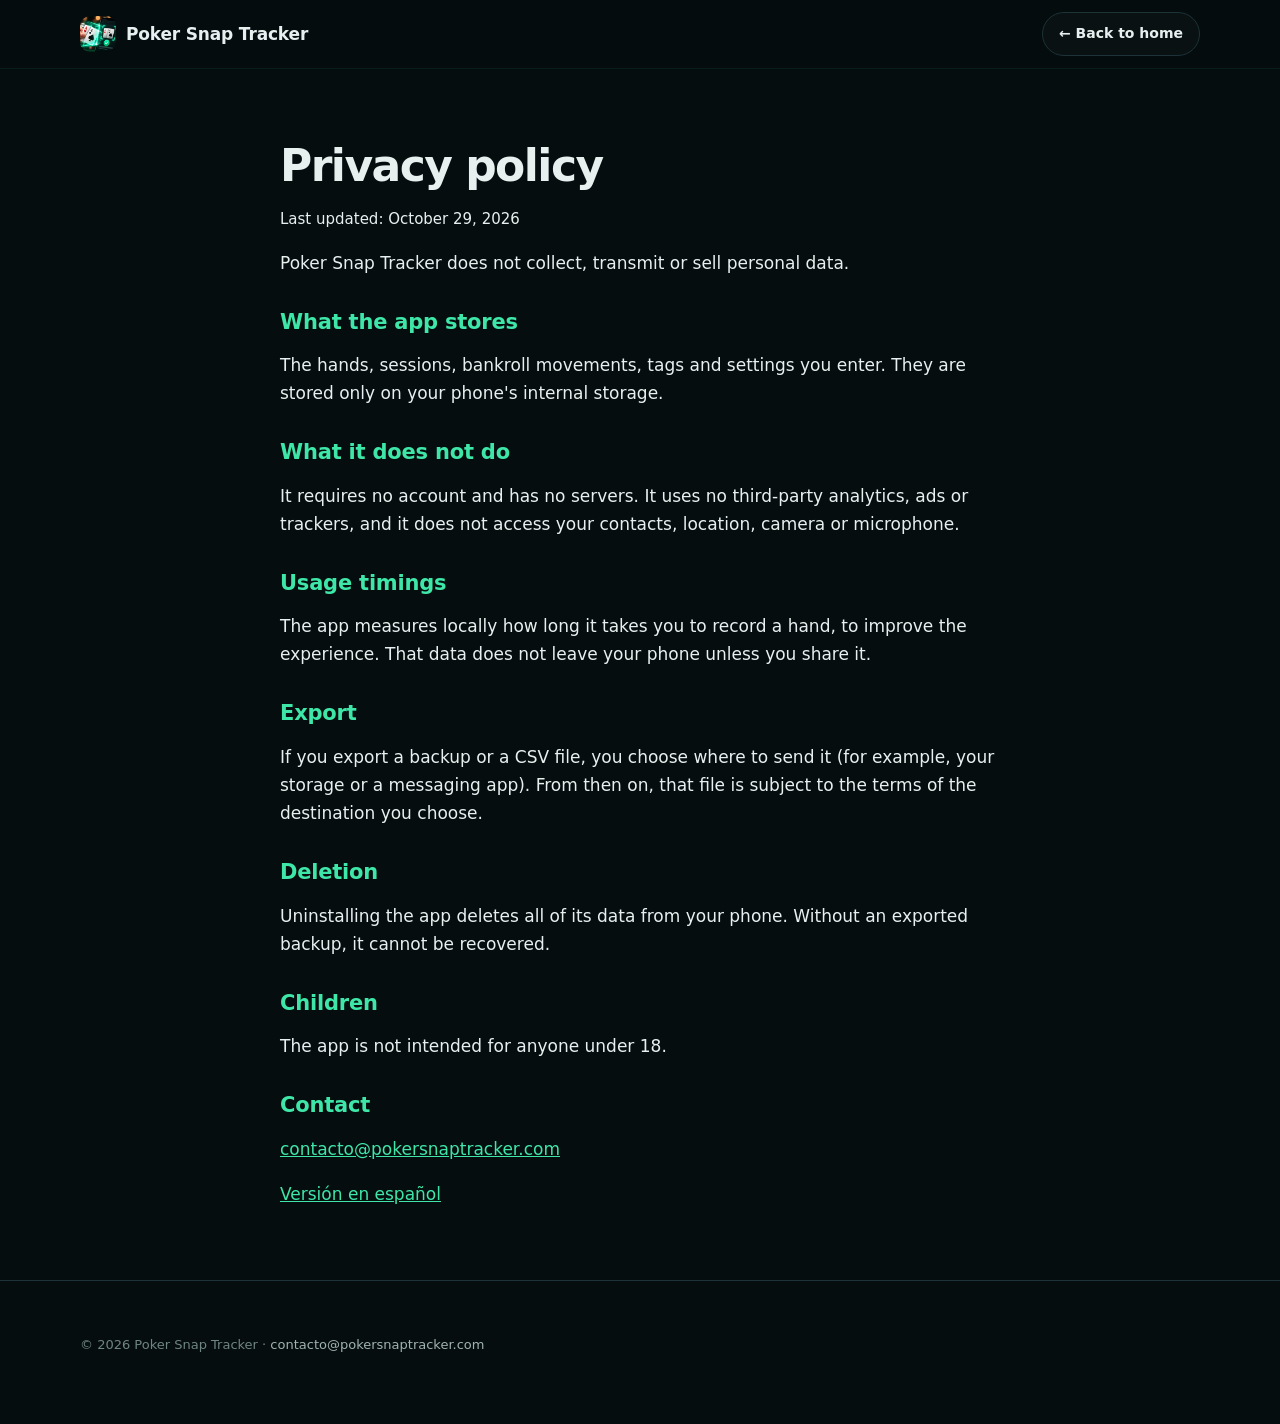
<file: privacy/index.html>
<!doctype html>
<html lang="en">
<head>
  <meta charset="utf-8">
  <meta name="viewport" content="width=device-width, initial-scale=1">
  <title>Privacy policy · Poker Snap Tracker</title>
  <link rel="icon" href="/icon.png">
  <link rel="stylesheet" href="/style.css">
</head>
<body>
<nav class="nav"><div class="wrap"><a class="brand" href="/"><img src="/icon.png" alt="">Poker Snap Tracker</a><a class="btn btn-ghost" href="/" style="margin-left:auto">← Back to home</a></div></nav>
<main class="doc">
  <h1>Privacy policy</h1>
  <p class="muted">Last updated: October 29, 2026</p>

  <p>Poker Snap Tracker does not collect, transmit or sell personal data.</p>

  <h2>What the app stores</h2>
  <p>The hands, sessions, bankroll movements, tags and settings you enter. They are stored only on your phone's internal storage.</p>

  <h2>What it does not do</h2>
  <p>It requires no account and has no servers. It uses no third-party analytics, ads or trackers, and it does not access your contacts, location, camera or microphone.</p>

  <h2>Usage timings</h2>
  <p>The app measures locally how long it takes you to record a hand, to improve the experience. That data does not leave your phone unless you share it.</p>

  <h2>Export</h2>
  <p>If you export a backup or a CSV file, you choose where to send it (for example, your storage or a messaging app). From then on, that file is subject to the terms of the destination you choose.</p>

  <h2>Deletion</h2>
  <p>Uninstalling the app deletes all of its data from your phone. Without an exported backup, it cannot be recovered.</p>

  <h2>Children</h2>
  <p>The app is not intended for anyone under 18.</p>

  <h2>Contact</h2>
  <p><a href="mailto:contacto@pokersnaptracker.com">contacto@pokersnaptracker.com</a></p>

  <nav class="lang"><a href="/privacidad/">Versión en español</a></nav>
</main>
<footer><div class="wrap legal" style="margin-top:0"><p>© 2026 Poker Snap Tracker · <a href="mailto:contacto@pokersnaptracker.com" style="display:inline">contacto@pokersnaptracker.com</a></p></div></footer>
</body>
</html>
</file>
<file: style.css>
/* Poker Snap Tracker — sitio (sin dependencias externas ni rastreadores) */
:root {
  --bg: #050d0f;
  --bg-2: #08161a;
  --card: #0e1c20;
  --card-2: #13252a;
  --line: #1d3338;
  --text: #e8f0ef;
  --muted: #9fb3b0;
  --accent: #3ee6a8;
  --accent-2: #2bb673;
  --red: #f2555a;
  --blue: #4c9aff;
  --radius: 18px;
  --max: 1160px;
  --font: system-ui, -apple-system, "Segoe UI", Roboto, "Helvetica Neue", Arial, sans-serif;
}
* { box-sizing: border-box; }
html { scroll-behavior: smooth; }
body {
  margin: 0;
  background: var(--bg);
  color: var(--text);
  font: 17px/1.65 var(--font);
  -webkit-font-smoothing: antialiased;
  overflow-x: hidden;
}
img { max-width: 100%; display: block; }
a { color: var(--accent); }
.wrap { max-width: var(--max); margin: 0 auto; padding: 0 20px; }

/* Navegación */
.nav {
  position: sticky; top: 0; z-index: 20;
  background: rgba(5, 13, 15, 0.82);
  backdrop-filter: blur(12px); -webkit-backdrop-filter: blur(12px);
  border-bottom: 1px solid rgba(62, 230, 168, 0.08);
}
.nav .wrap { display: flex; align-items: center; gap: 24px; height: 68px; }
.brand { display: flex; align-items: center; gap: 10px; color: var(--text); text-decoration: none; font-weight: 800; letter-spacing: -0.01em; }
.brand img { width: 36px; height: 36px; border-radius: 10px; }
.nav-links { display: flex; gap: 22px; margin-left: auto; }
.nav-links a { color: var(--muted); text-decoration: none; font-size: 15px; font-weight: 600; }
.nav-links a:hover { color: var(--text); }
.btn {
  display: inline-flex; align-items: center; justify-content: center; gap: 8px;
  padding: 13px 22px; border-radius: 999px; font-weight: 700; font-size: 16px;
  text-decoration: none; border: 1px solid transparent; cursor: pointer; white-space: nowrap;
}
.btn-primary { background: linear-gradient(135deg, var(--accent), var(--accent-2)); color: #03201a; box-shadow: 0 8px 30px rgba(62, 230, 168, 0.25); }
.btn-ghost { border-color: var(--line); color: var(--text); background: rgba(255, 255, 255, 0.02); }
.btn-ghost:hover { border-color: var(--accent); }
.nav .btn { padding: 9px 16px; font-size: 14px; }

/* Hero */
.hero { position: relative; padding: 72px 0 40px; overflow: hidden; }
.hero::before {
  content: ""; position: absolute; inset: -20% -10% auto -10%; height: 900px; z-index: -1;
  background:
    radial-gradient(600px 400px at 75% 30%, rgba(62, 230, 168, 0.16), transparent 70%),
    radial-gradient(500px 360px at 15% 10%, rgba(255, 170, 70, 0.08), transparent 70%);
}
.hero-photo { position: absolute; inset: 0; z-index: -2; background-size: cover; background-position: center; opacity: 0.22; }
.hero-photo::after { content: ""; position: absolute; inset: 0; background: linear-gradient(180deg, rgba(5,13,15,.3), var(--bg) 92%); }
.hero .wrap { display: grid; grid-template-columns: 1.05fr 0.95fr; gap: 48px; align-items: center; }
.eyebrow {
  display: inline-flex; align-items: center; gap: 8px; padding: 6px 12px; border-radius: 999px;
  background: rgba(62, 230, 168, 0.1); color: var(--accent); font-size: 13px; font-weight: 700; letter-spacing: 0.04em; text-transform: uppercase;
}
h1 { font-size: clamp(38px, 5.6vw, 64px); line-height: 1.04; letter-spacing: -0.035em; margin: 18px 0 18px; }
h1 .hl { background: linear-gradient(135deg, var(--accent), #9ff5d2); -webkit-background-clip: text; background-clip: text; color: transparent; }
.lead { font-size: 19px; color: var(--muted); max-width: 560px; margin: 0 0 28px; }
.cta-row { display: flex; flex-wrap: wrap; gap: 12px; align-items: center; }
.cta-note { color: var(--muted); font-size: 14px; margin-top: 14px; }
.hero-visual { position: relative; display: flex; justify-content: center; padding: 48px 0 30px; }
.hero-visual .art { width: 88%; border-radius: 28px; transform: rotate(-3deg) translate(-10%, 0); box-shadow: 0 30px 80px rgba(0,0,0,.6), 0 0 0 1px rgba(62,230,168,.25); }
.hero-visual .phone { position: absolute; right: 2%; bottom: -4%; width: 46%; }

/* Marco de teléfono */
.phone {
  border-radius: 34px; padding: 9px; background: linear-gradient(160deg, #26353a, #0b1214);
  box-shadow: 0 0 0 1px rgba(255,255,255,.06), 0 30px 70px rgba(0,0,0,.65), 0 0 60px rgba(62,230,168,.08);
}
.phone img { border-radius: 26px; width: 100%; aspect-ratio: 1080 / 2412; object-fit: cover; background: #0e1116; }

/* Cifras */
.facts { padding: 34px 0 10px; }
.facts .wrap { display: grid; grid-template-columns: repeat(4, 1fr); gap: 14px; }
.fact { background: var(--card); border: 1px solid var(--line); border-radius: var(--radius); padding: 20px; }
.fact b { display: block; font-size: 28px; letter-spacing: -0.02em; color: var(--accent); line-height: 1.1; }
.fact span { color: var(--muted); font-size: 15px; }

/* Secciones */
section { padding: 88px 0; }
.section-head { max-width: 720px; margin: 0 auto 48px; text-align: center; }
h2 { font-size: clamp(30px, 4vw, 44px); line-height: 1.12; letter-spacing: -0.025em; margin: 12px 0 14px; }
.section-head p { color: var(--muted); font-size: 18px; margin: 0; }
.alt { background: linear-gradient(180deg, var(--bg), var(--bg-2) 20%, var(--bg-2) 80%, var(--bg)); }

/* Problema */
.problem .wrap { display: grid; grid-template-columns: 1fr 1fr; gap: 56px; align-items: center; }
.problem-photo { border-radius: 24px; overflow: hidden; aspect-ratio: 4 / 3; background: var(--card) center / cover; box-shadow: 0 30px 70px rgba(0,0,0,.5); }
.quote { border-left: 3px solid var(--accent); padding: 4px 0 4px 18px; color: var(--text); font-size: 20px; font-style: italic; margin: 24px 0; }
.checklist { list-style: none; padding: 0; margin: 20px 0 0; }
.checklist li { position: relative; padding-left: 32px; margin: 12px 0; color: var(--muted); }
.checklist li::before { content: "✓"; position: absolute; left: 0; top: 0; width: 22px; height: 22px; border-radius: 50%; background: rgba(62,230,168,.14); color: var(--accent); font-size: 13px; font-weight: 800; display: grid; place-items: center; margin-top: 3px; }
.checklist li b { color: var(--text); }

/* Pasos */
.steps { display: grid; grid-template-columns: repeat(3, 1fr); gap: 28px; }
.step { text-align: center; }
.step .phone { width: min(260px, 80%); margin: 0 auto 26px; }
.step-num { display: inline-grid; place-items: center; width: 34px; height: 34px; border-radius: 50%; background: var(--accent); color: #03201a; font-weight: 800; margin-bottom: 10px; }
.step h3 { font-size: 22px; margin: 0 0 8px; letter-spacing: -0.01em; }
.step p { color: var(--muted); margin: 0 auto; max-width: 320px; }

/* Funciones con captura */
.feature { display: grid; grid-template-columns: 1fr 1fr; gap: 64px; align-items: center; padding: 56px 0; }
.feature + .feature { border-top: 1px solid var(--line); }
.feature.reverse .feature-media { order: 2; }
.feature-media { display: flex; justify-content: center; gap: 18px; }
.feature-media .phone { width: min(290px, 48%); }
.feature-media .phone.small { width: min(250px, 42%); margin-top: 60px; }
.feature-media.single .phone { width: min(300px, 70%); }
.tag { color: var(--accent); font-weight: 800; font-size: 13px; letter-spacing: .08em; text-transform: uppercase; }
.feature h3 { font-size: clamp(26px, 3vw, 34px); line-height: 1.15; letter-spacing: -0.02em; margin: 10px 0 14px; }
.feature p { color: var(--muted); }

/* Rejilla de funciones */
.grid { display: grid; grid-template-columns: repeat(3, 1fr); gap: 16px; }
.card { background: var(--card); border: 1px solid var(--line); border-radius: var(--radius); padding: 24px; }
.card .ico { width: 44px; height: 44px; border-radius: 12px; display: grid; place-items: center; background: rgba(62,230,168,.12); font-size: 22px; margin-bottom: 14px; }
.card h4 { margin: 0 0 6px; font-size: 18px; }
.card p { margin: 0; color: var(--muted); font-size: 15.5px; }

/* Galería */
.gallery { display: flex; gap: 22px; overflow-x: auto; padding: 10px 20px 26px; scroll-snap-type: x mandatory; scrollbar-width: thin; scrollbar-color: var(--line) transparent; }
.gallery figure { flex: 0 0 230px; margin: 0; scroll-snap-align: center; }
.gallery figcaption { text-align: center; color: var(--muted); font-size: 14px; margin-top: 12px; }
@media (min-width: 1200px) { .gallery { justify-content: safe center; } }

/* Fotos */
.photo-band { display: grid; grid-template-columns: 2fr 1fr 1fr; gap: 14px; }
.photo-band div { border-radius: 20px; background: var(--card) center / cover; min-height: 280px; }

/* Monedas */
.chips { display: flex; flex-wrap: wrap; gap: 10px; justify-content: center; }
.chip { padding: 9px 16px; border-radius: 999px; background: var(--card); border: 1px solid var(--line); font-weight: 700; font-size: 15px; }
.chip small { color: var(--muted); font-weight: 500; margin-left: 6px; }

/* Privacidad */
.privacy-box { display: grid; grid-template-columns: 1.1fr 0.9fr; gap: 40px; align-items: center; background: linear-gradient(135deg, var(--card), var(--card-2)); border: 1px solid var(--line); border-radius: 28px; padding: 48px; }
.privacy-box ul { margin: 0; }

/* Preguntas */
.faq { max-width: 820px; margin: 0 auto; }
.faq details { background: var(--card); border: 1px solid var(--line); border-radius: 16px; padding: 4px 22px; margin-bottom: 12px; }
.faq summary { cursor: pointer; font-weight: 700; padding: 16px 0; list-style: none; display: flex; justify-content: space-between; gap: 16px; }
.faq summary::-webkit-details-marker { display: none; }
.faq summary::after { content: "+"; color: var(--accent); font-size: 22px; line-height: 1; }
.faq details[open] summary::after { content: "–"; }
.faq details p { color: var(--muted); margin: 0 0 18px; }

/* Llamada final */
.final { text-align: center; }
.final-box { background: radial-gradient(500px 260px at 50% 0%, rgba(62,230,168,.18), transparent 70%), var(--card); border: 1px solid var(--line); border-radius: 32px; padding: 64px 24px; }
.final-box img { width: 96px; height: 96px; border-radius: 24px; margin: 0 auto 18px; }

/* Pie */
footer { border-top: 1px solid var(--line); padding: 40px 0 56px; color: var(--muted); font-size: 14.5px; }
footer .wrap { display: grid; grid-template-columns: 1.4fr 1fr 1fr; gap: 32px; }
footer h5 { color: var(--text); font-size: 14px; margin: 0 0 10px; text-transform: uppercase; letter-spacing: .06em; }
footer a { color: var(--muted); text-decoration: none; display: block; margin: 6px 0; }
footer a:hover { color: var(--text); }
.legal { margin-top: 28px; font-size: 13px; color: #6f8582; }

/* Páginas de texto (privacidad) */
.doc { max-width: 760px; margin: 0 auto; padding: 56px 20px 72px; }
.doc h1 { font-size: clamp(32px, 4.5vw, 44px); }
.doc h2 { font-size: 21px; color: var(--accent); margin: 34px 0 6px; letter-spacing: -0.01em; }
.doc p, .doc li { color: var(--text); }
.muted { color: var(--muted); font-size: 15px; }

/* Responsive */
@media (max-width: 960px) {
  .nav-links { display: none; }
  .nav .btn { margin-left: auto; }
  .hero { padding-top: 40px; }
  .hero .wrap, .problem .wrap, .feature, .privacy-box { grid-template-columns: 1fr; }
  .hero-visual { margin-top: 10px; }
  .feature { gap: 34px; padding: 44px 0; }
  .feature.reverse .feature-media { order: 0; }
  .facts .wrap { grid-template-columns: repeat(2, 1fr); }
  .steps, .grid { grid-template-columns: 1fr; }
  .steps { gap: 54px; }
  .photo-band { grid-template-columns: 1fr 1fr; }
  .photo-band div:first-child { grid-column: 1 / -1; }
  .privacy-box { padding: 30px 22px; }
  footer .wrap { grid-template-columns: 1fr; }
  section { padding: 64px 0; }
}
@media (max-width: 520px) {
  body { font-size: 16px; }
  .lead { font-size: 17px; }
  .facts .wrap { grid-template-columns: 1fr 1fr; gap: 10px; }
  .fact { padding: 16px; }
  .fact b { font-size: 22px; }
  .photo-band div { min-height: 180px; }
  .gallery figure { flex-basis: 200px; }
}
@media (max-width: 960px) {
  .hero-visual .art { width: 82%; transform: rotate(-3deg) translateX(-8%); }
  .hero-visual .phone { width: 42%; right: 0; bottom: -8%; }
  .hero-visual { margin-bottom: 40px; }
}
</file>
